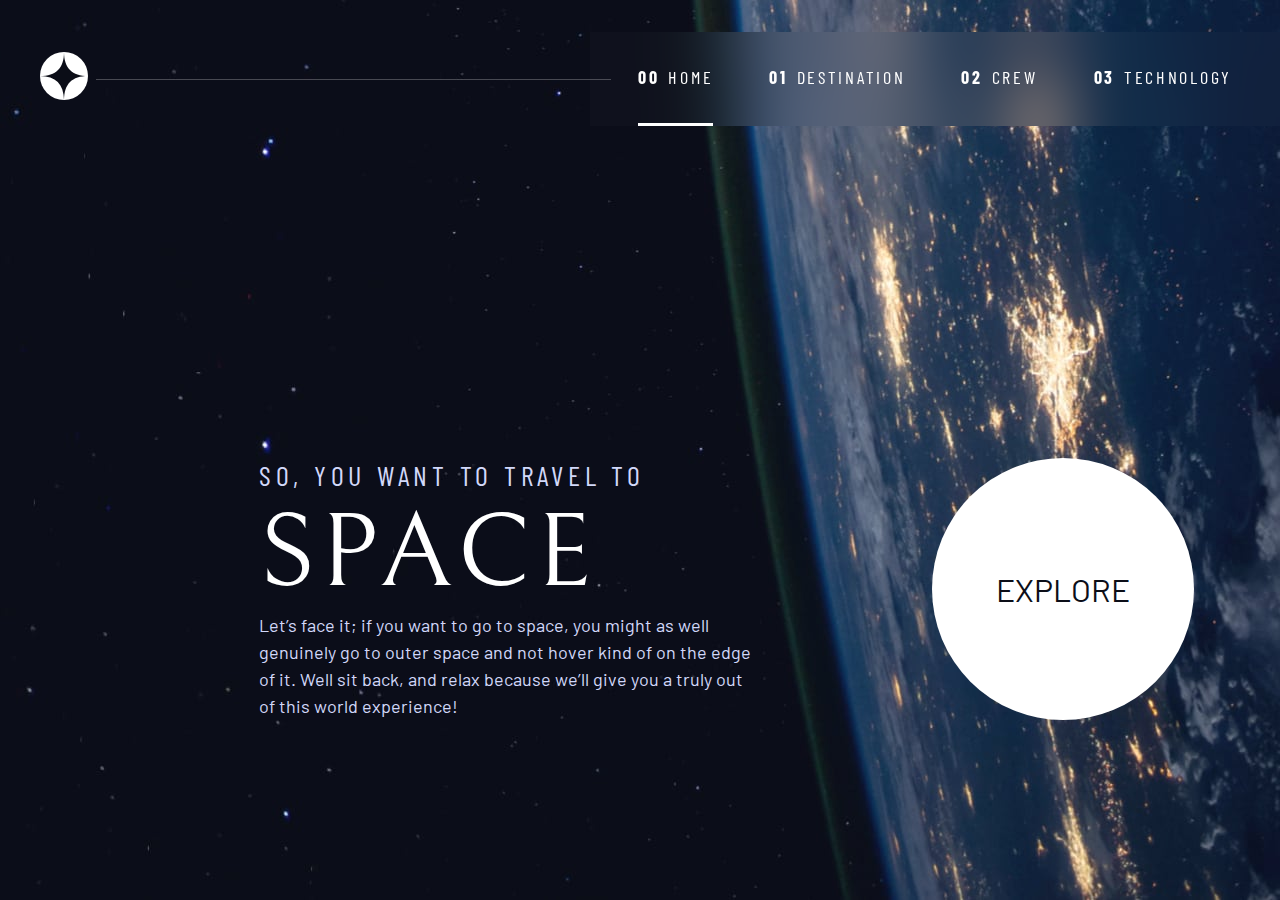
<file: index.html>
<!DOCTYPE html>
<html lang="en">
  <head>
    <meta charset="UTF-8" />
    <meta http-equiv="X-UA-Compatible" content="IE=edge" />
    <meta name="viewport" content="width=device-width, initial-scale=1.0" />
    <title>Space tourism</title>
    <!-- Google fonts -->
    <link rel="preconnect" href="https://fonts.googleapis.com" />
    <link rel="preconnect" href="https://fonts.gstatic.com" crossorigin />
    <link
      href="https://fonts.googleapis.com/css2?family=Barlow+Condensed:wght@400;700&family=Bellefair&family=Barlow:wght@400;700&display=swap"
      rel="stylesheet"
    />

    <link rel="stylesheet" href="style.css" />
  </head>
  <body class="home">
    <a href="#main" class="skip-to-content">Skip to content</a>
    <header class="primary-header flex">
      <div>
        <img src="./assets/shared/logo.svg" alt="Space Tourism logo" class="logo" />
      </div>
      <nav class="flex">
        <button
          class="mobile-nav-toggle"
          aria-expanded="false"
        >
          <span class="sr-only">Menu</span>
        </button>
        <ul
          id="primary-navigation"
          data-visible="false"
          class="primary-navigation underline-indicators ff-sans-cond flex"
        >
          <li class="active">
            <a class="uppercase text-white letter-spacing-2" href="index.html"
              ><span aria-hidden="true">00</span>home</a
            >
          </li>
          <li>
            <a
              class="uppercase text-white letter-spacing-2"
              href="destination.html"
              ><span aria-hidden="true">01</span>destination</a
            >
          </li>
          <li>
            <a class="uppercase text-white letter-spacing-2" href="crew.html"
              ><span aria-hidden="true">02</span>crew</a
            >
          </li>
          <li>
            <a
              class="uppercase text-white letter-spacing-2"
              href="technology.html"
              ><span aria-hidden="true">03</span>technology</a
            >
          </li>
        </ul>
      </nav>
    </header>

    <main id="main" class="grid-container grid-container--home">
      <div>
        <h1 class="text-accent uppercase fs-500 ff-sans-cond letter-spacing-1">
          So, you want to travel to
          <span class="d-block text-white fs-900 ff-serif">Space</span>
        </h1>
        <p>
          Let’s face it; if you want to go to space, you might as well genuinely
          go to outer space and not hover kind of on the edge of it. Well sit
          back, and relax because we’ll give you a truly out of this world
          experience!
        </p>
      </div>
      <!-- explore button -->
      <div>
        <a
          href="destination.html"
          class="large-button uppercase ff-sans-normal text-dark bg-white"
          >Explore</a
        >
      </div>
    </main>
    <script src="script.js" defer></script>
  </body>
</html>
</file>
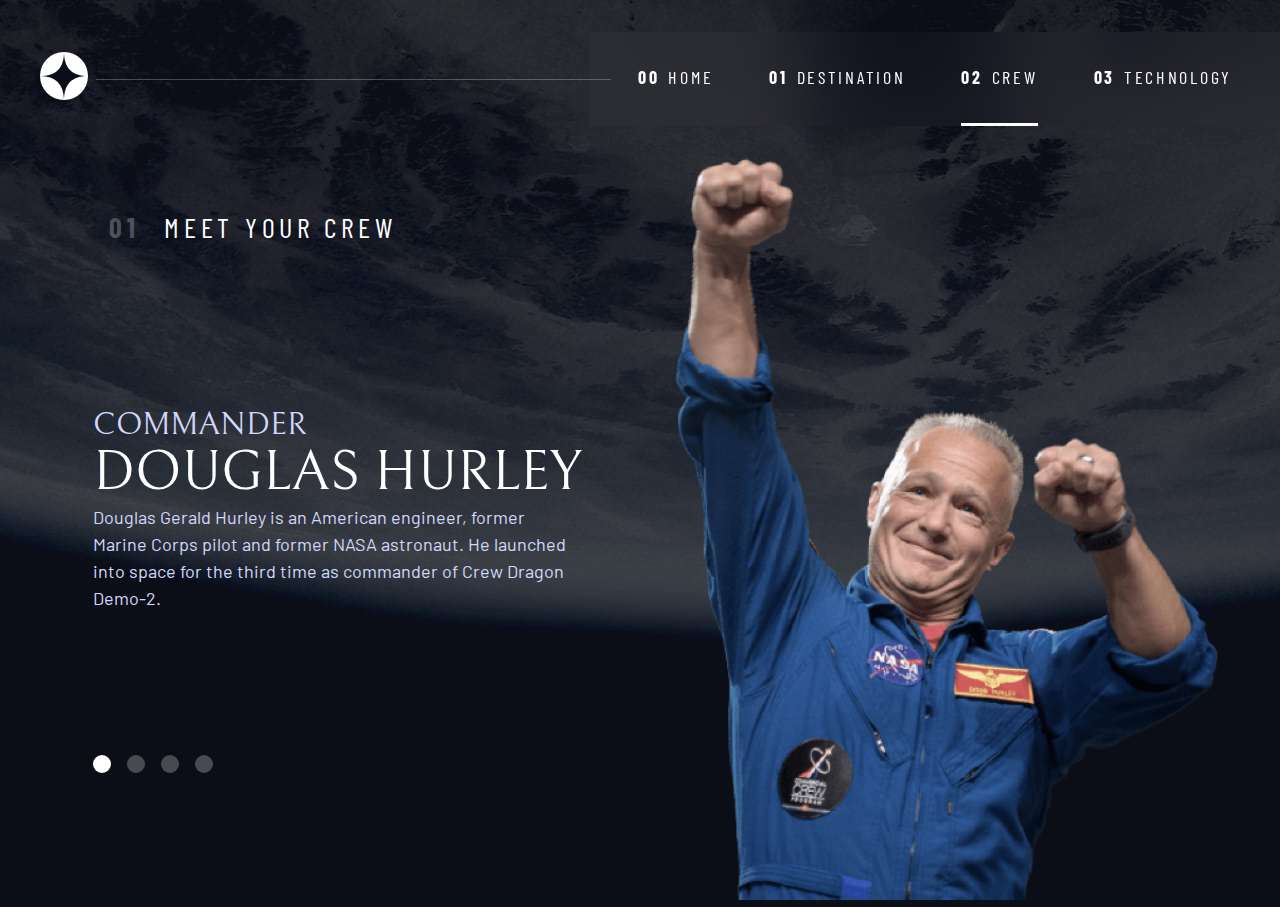
<file: crew.html>
<!DOCTYPE html>
<html lang="en">
  <head>
    <meta charset="UTF-8" />
    <meta http-equiv="X-UA-Compatible" content="IE=edge" />
    <meta name="viewport" content="width=device-width, initial-scale=1.0" />
    <title>Space tourism | Destination</title>
    <!-- Google fonts -->
    <link rel="preconnect" href="https://fonts.googleapis.com" />
    <link rel="preconnect" href="https://fonts.gstatic.com" crossorigin />
    <link
      href="https://fonts.googleapis.com/css2?family=Barlow+Condensed:wght@400;700&family=Bellefair&family=Barlow:wght@400;700&display=swap"
      rel="stylesheet"
    />

    <link rel="stylesheet" href="style.css" />
  </head>
  <body class="crew">
    <a href="#main" class="skip-to-content">Skip to content</a>
    <header class="primary-header flex">
      <div>
        <img src="./assets/shared/logo.svg" alt="Space Tourism" class="logo" />
      </div>
      <nav class="flex">
        <button
          class="mobile-nav-toggle"
          aria-expanded="false"
        >
          <span class="sr-only">Menu</span>
        </button>
        <ul
          id="primary-navigation"
          data-visible="false"
          class="primary-navigation underline-indicators ff-sans-cond flex"
        >
          <li>
            <a class="uppercase text-white letter-spacing-2" href="index.html"
              ><span aria-hidden="true">00</span>home</a
            >
          </li>
          <li>
            <a
              class="uppercase text-white letter-spacing-2"
              href="destination.html"
              ><span aria-hidden="true">01</span>destination</a
            >
          </li>
          <li class="active">
            <a class="uppercase text-white letter-spacing-2" href="crew.html"
              ><span aria-hidden="true">02</span>crew</a
            >
          </li>
          <li>
            <a
              class="uppercase text-white letter-spacing-2"
              href="technology.html"
              ><span aria-hidden="true">03</span>technology</a
            >
          </li>
        </ul>
      </nav>
    </header>

    <main id="main" class="grid-container grid-container--crew">
      <h1 class="numbered-title">
        <span aria-hidden="true">01</span> meet your crew
      </h1>
      <div class="dot-indicators flex">
        <button aria-selected="true" data-name="Douglas Hurley">
          <span class="sr-only">The Commander</span>
        </button>
        <button aria-selected="false" data-name="Mark Shuttleworth">
          <span class="sr-only">The mission specialist</span>
        </button>
        <button aria-selected="false" data-name="Victor Glover">
          <span class="sr-only">The pilot</span>
        </button>
        <button aria-selected="false" data-name="Anousheh Ansari">
          <span class="sr-only">The flight engineer</span>
        </button>
      </div>

      <article class="crew-info">
        <header>
          <h2 class="text-accent uppercase fs-600 ff-serif">Commander</h2>
          <p class="crew-name uppercase fs-700 ff-serif ">Douglas Hurley</p>
        </header>
        <p class="text-accent about-member">
          Douglas Gerald Hurley is an American engineer, former Marine Corps
          pilot and former NASA astronaut. He launched into space for the third
          time as commander of Crew Dragon Demo-2.
        </p>
      </article>

      <picture>
        <img
          src="./assets//crew/image-douglas-hurley.png"
          alt="image of Douglas Hurley"
        />
      </picture>
    </main>
    <script src="script.js" defer></script>
  </body>
</html>
</file>
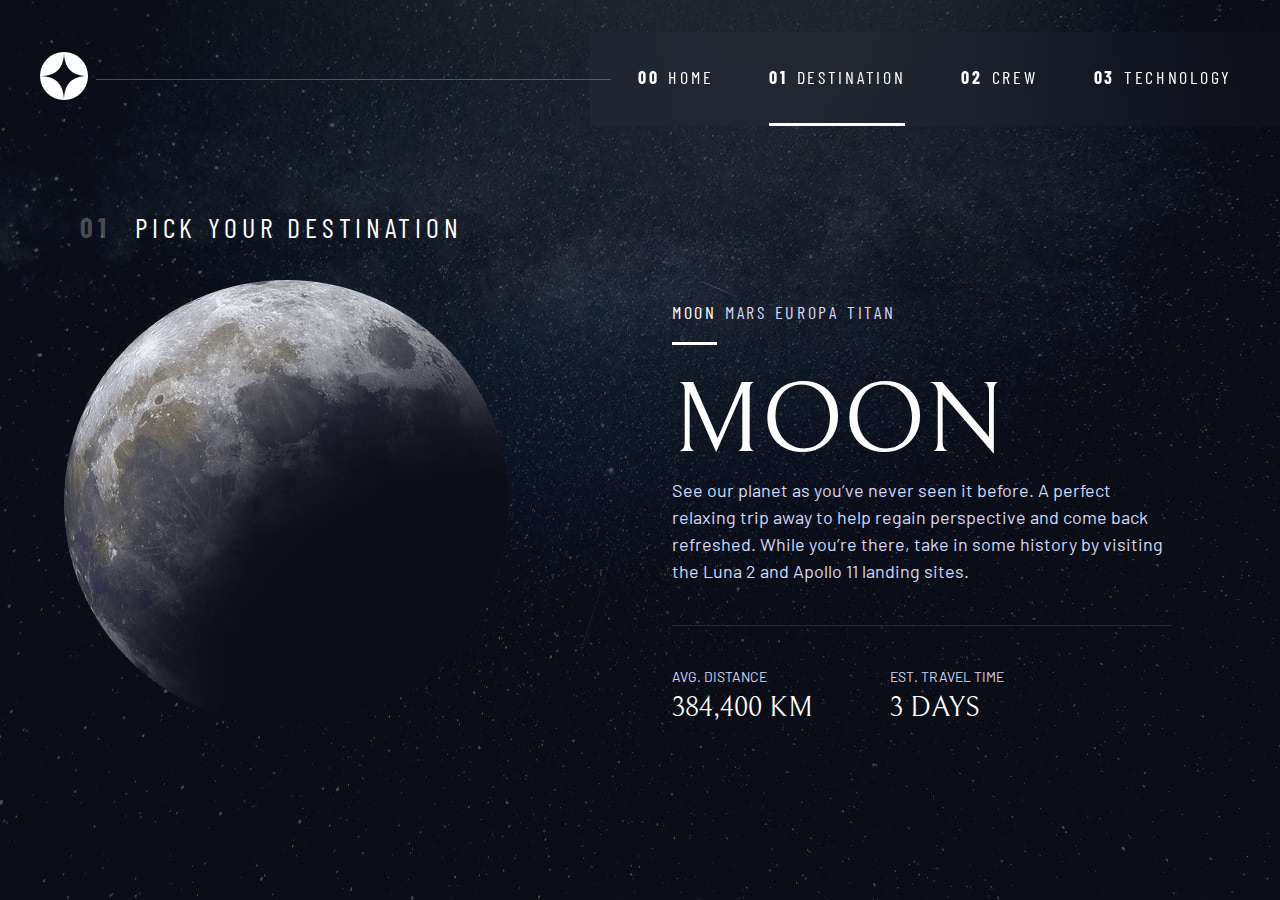
<file: destination.html>
<!DOCTYPE html>
<html lang="en">
  <head>
    <meta charset="UTF-8" />
    <meta http-equiv="X-UA-Compatible" content="IE=edge" />
    <meta name="viewport" content="width=device-width, initial-scale=1.0" />
    <title>Space tourism | Destination</title>
    <!-- Google fonts -->
    <link rel="preconnect" href="https://fonts.googleapis.com" />
    <link rel="preconnect" href="https://fonts.gstatic.com" crossorigin />
    <link
      href="https://fonts.googleapis.com/css2?family=Barlow+Condensed:wght@400;700&family=Bellefair&family=Barlow:wght@400;700&display=swap"
      rel="stylesheet"
    />

    <link rel="stylesheet" href="style.css" />
  </head>
  <body class="destinations">
    <a href="#main" class="skip-to-content">Skip to content</a>
    <header class="primary-header flex">
      <div>
        <img src="./assets/shared/logo.svg" alt="Space Tourism" class="logo" />
      </div>
      <nav class="flex">
        <button
          class="mobile-nav-toggle"
          aria-expanded="false"
        >
          <span class="sr-only">Menu</span>
        </button>
        <ul
          id="primary-navigation"
          data-visible="false"
          class="primary-navigation underline-indicators ff-sans-cond flex"
        >
          <li>
            <a class="uppercase text-white letter-spacing-2" href="index.html"
              ><span aria-hidden="true">00</span>home</a
            >
          </li>
          <li class="active">
            <a
              class="uppercase text-white letter-spacing-2"
              href="destination.html"
              ><span aria-hidden="true">01</span>destination</a
            >
          </li>
          <li>
            <a class="uppercase text-white letter-spacing-2" href="crew.html"
              ><span aria-hidden="true">02</span>crew</a
            >
          </li>
          <li>
            <a
              class="uppercase text-white letter-spacing-2"
              href="technology.html"
              ><span aria-hidden="true">03</span>technology</a
            >
          </li>
        </ul>
      </nav>
    </header>

    <main id="main" class="grid-container grid-container--destination">
      <h1 class="numbered-title">
        <span aria-hidden="true">01</span> pick your destination
      </h1>
      <picture>
        <img
          src="./assets/destination/image-moon.png"
          alt="image of the moon"
        />
      </picture>

      <!-- tab list -->
      <div class="tab-list underline-indicators flex">
        <button
          aria-selected="true"
          data-name="Moon"
          class="uppercase ff-sans-cond text-accent letter-spacing-2"
        >
          Moon
        </button>
        <button
          aria-selected="false"
          data-name="Mars"
          class="uppercase ff-sans-cond text-accent letter-spacing-2"
        >
          Mars
        </button>
        <button
          aria-selected="false"
          data-name="Europa"
          class="uppercase ff-sans-cond text-accent letter-spacing-2"
        >
          Europa
        </button>
        <button
          aria-selected="false"
          data-name="Titan"
          class="uppercase ff-sans-cond text-accent letter-spacing-2"
        >
          Titan
        </button>
      </div>
      <article class="destination-info">
        <h2 class="uppercase fs-800 ff-serif">Moon</h2>
        <p>
          See our planet as you’ve never seen it before. A perfect relaxing trip
          away to help regain perspective and come back refreshed. While you’re
          there, take in some history by visiting the Luna 2 and Apollo 11
          landing sites.
        </p>
        <div class="destination-meta flex">
          <div>
            <h3 class="text-accent uppercase fs-200">Avg. distance</h3>

            <p class="uppercase ff-serif">384,400 km</p>
          </div>
          <div>
            <h3 class="text-accent uppercase fs-200">Est. travel time</h3>
            <p class="uppercase ff-serif">3 days</p>
          </div>
        </div>
      </article>
    </main>
    <script src="script.js" defer></script>
  </body>
</html>
</file>
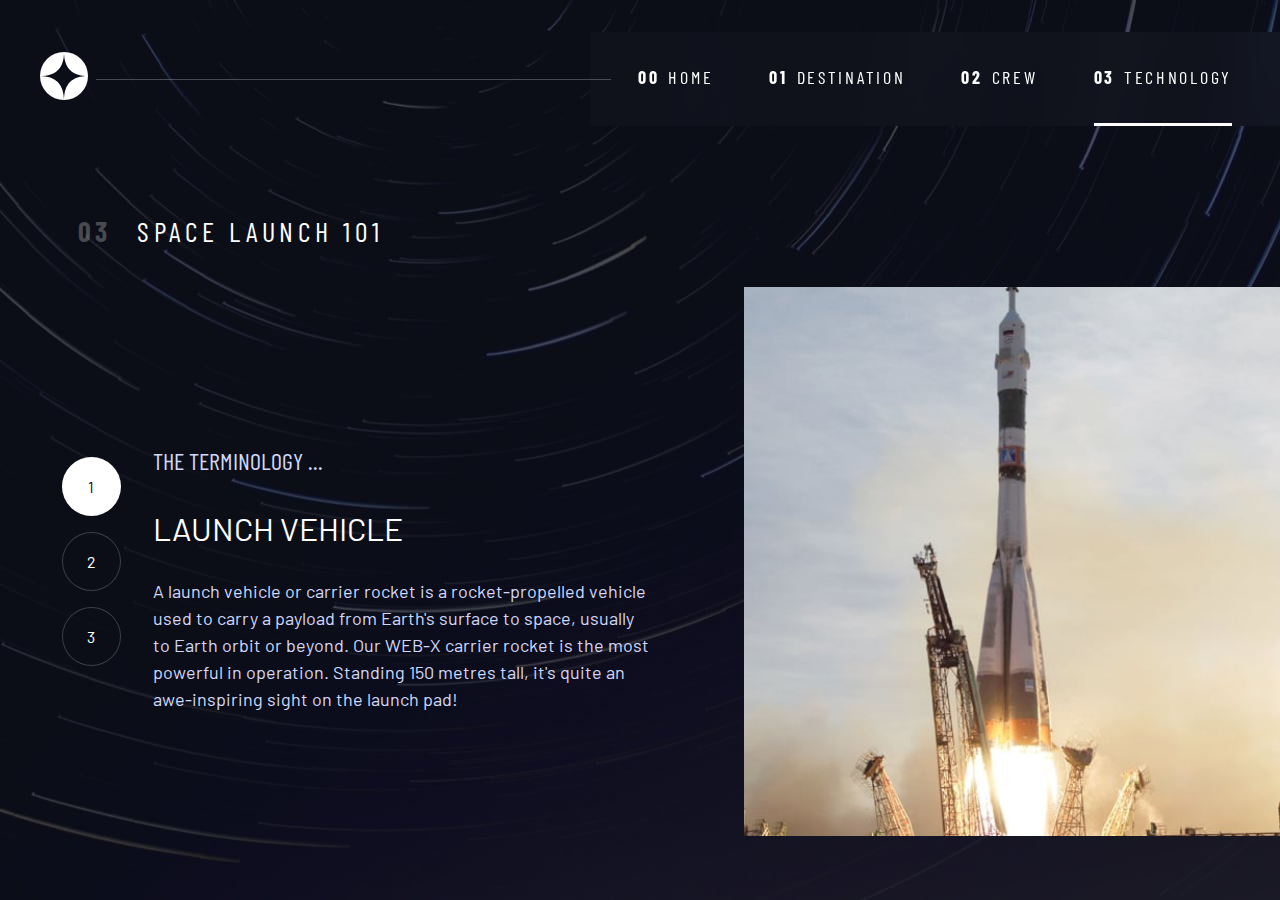
<file: technology.html>
<!DOCTYPE html>
<html lang="en">
  <head>
    <meta charset="UTF-8" />
    <meta http-equiv="X-UA-Compatible" content="IE=edge" />
    <meta name="viewport" content="width=device-width, initial-scale=1.0" />
    <title>Space tourism | Destination</title>
    <!-- Google fonts -->
    <link rel="preconnect" href="https://fonts.googleapis.com" />
    <link rel="preconnect" href="https://fonts.gstatic.com" crossorigin />
    <link
      href="https://fonts.googleapis.com/css2?family=Barlow+Condensed:wght@400;700&family=Bellefair&family=Barlow:wght@400;700&display=swap"
      rel="stylesheet"
    />

    <link rel="stylesheet" href="style.css" />
  </head>
  <body class="technology">
    <a href="#main" class="skip-to-content">Skip to content</a>
    <header class="primary-header flex">
      <div>
        <img src="./assets/shared/logo.svg" alt="Space Tourism" class="logo" />
      </div>
      <nav class="flex">
        <button
          class="mobile-nav-toggle"
          aria-control="primary-navigation"
          aria-expanded="false"
        >
          <span class="sr-only">Menu</span>
        </button>
        <ul
          id="primary-navigation"
          data-visible="false"
          class="primary-navigation underline-indicators ff-sans-cond flex"
        >
          <li>
            <a class="uppercase text-white letter-spacing-2" href="index.html"
              ><span aria-hidden="true">00</span>home</a
            >
          </li>
          <li>
            <a
              class="uppercase text-white letter-spacing-2"
              href="destination.html"
              ><span aria-hidden="true">01</span>destination</a
            >
          </li>
          <li>
            <a class="uppercase text-white letter-spacing-2" href="crew.html"
              ><span aria-hidden="true">02</span>crew</a
            >
          </li>
          <li class="active">
            <a
              class="uppercase text-white letter-spacing-2"
              href="technology.html"
              ><span aria-hidden="true">03</span>technology</a
            >
          </li>
        </ul>
      </nav>
    </header>

    <main id="main" class="grid-container grid-container--technology">
      <h1 class="numbered-title">
        <span aria-hidden="true">03</span> space launch 101
      </h1>
      <picture>
        <source
          media="(min-width:45rem)"
          srcset="./assets/technology/image-launch-vehicle-portrait.jpg"
        />
        <img
          src="./assets/technology/image-launch-vehicle-landscape.jpg"
          alt="image of launch vehicle"
        />
      </picture>
      <div class="number-indicators flex">
        <button aria-selected="true" data-name="Launch vehicle">1</button>
        <button aria-selected="false" data-name="Spaceport">2</button>
        <button aria-selected="false" data-name="Space capsule">3</button>
      </div>

      <article class="technology-info">
        <h2 class="text-accent uppercase fs-500 ff-sans-cond">
          the terminology ...
        </h2>
        <p class="uppercase fs-600 ff-sans-normal">launch vehicle</p>

        <p>
          A launch vehicle or carrier rocket is a rocket-propelled vehicle used
          to carry a payload from Earth's surface to space, usually to Earth
          orbit or beyond. Our WEB-X carrier rocket is the most powerful in
          operation. Standing 150 metres tall, it's quite an awe-inspiring sight
          on the launch pad!
        </p>
      </article>
    </main>
    <script src="script.js" defer></script>
  </body>
</html>
</file>
<file: style.css>
/* ------------------- */
/* Custom properties   */
/* ------------------- */

:root {
  /* colors */
  --clr-dark: 230 35% 7%;
  --clr-light: 231 77% 90%;
  --clr-white: 0 0% 100%;

  /* font-sizes */
  --fs-900: clamp(5rem, 7vw + 1rem, 9.375rem);
  --fs-800: 6.25rem;
  --fs-700: 3.5rem;
  --fs-600: 2rem;
  --fs-500: 1rem;
  --fs-400: 1.125rem;
  --fs-300: 1rem;
  --fs-200: 0.875rem;

  /* font-families */
  --ff-serif: "Bellefair", serif;
  --ff-sans-cond: "Barlow Condensed", sans-serif;
  --ff-sans-normal: "Barlow", sans-serif;
}

@media (min-width: 35em) {
  :root {
    --fs-800: 5rem;
    --fs-700: 2.5rem;
    --fs-600: 1.5rem;
    --fs-500: 1.25rem;
    --fs-400: 1rem;
  }
}

@media (min-width: 45em) {
  :root {
    --fs-800: 6.25rem;
    --fs-700: 3.5rem;
    --fs-600: 2rem;
    --fs-500: 1.75rem;
    --fs-400: 1.125rem;
  }
}

/* ------------------- */
/* Reset               */
/* ------------------- */

/* https://piccalil.li/blog/a-modern-css-reset/ */

/* Box sizing */
*,
*::before,
*::after {
  box-sizing: border-box;
}

/* Reset margins */
body,
h1,
h2,
h3,
h4,
h5,
p,
figure,
picture {
  margin: 0;
}

h1,
h2,
h3,
h4,
h5,
h6,
p {
  font-weight: 400;
}

/* set up the body */
html {
  overflow-x: hidden;
}

body {
  font-family: var(--ff-sans-normal);
  font-size: var(--fs-400);
  color: hsl(var(--clr-white));
  background-color: hsl(var(--clr-dark));
  line-height: 1.5;
  min-height: 100vh;

  display: grid;
  grid-template-rows: min-content 1fr;

  overflow-x: hidden;
}

/* make images easier to work with */
img,
picture {
  max-width: 100%;
  display: inline;
}

/* make form elements easier to work with */
input,
button,
textarea,
select {
  font: inherit;
}

/* remove animations for people who've turned them off */
@media (prefers-reduced-motion: reduce) {

  *,
  *::before,
  *::after {
    animation-duration: 0.01ms !important;
    animation-iteration-count: 1 !important;
    transition-duration: 0.01ms !important;
    scroll-behavior: auto !important;
  }
}

/* ------------------- */
/* Utility classes     */
/* ------------------- */

/* general */

.flex {
  display: flex;
  gap: var(--gap, 1rem);
}

.grid {
  display: grid;
  gap: var(--gap, 1rem);
}

.d-block {
  display: block;
}

.flow>*:where(:not(:first-child)) {
  margin-top: var(--flow-space, 1rem);
}

.container {
  padding-inline: 2em;
  margin-inline: auto;
  max-width: 80rem;
}

.sr-only {
  position: absolute;
  width: 1px;
  height: 1px;
  padding: 0;
  margin: -1px;
  overflow: hidden;
  clip: rect(0, 0, 0, 0);
  white-space: nowrap;
  /* added line */
  border: 0;
}

.skip-to-content {
  position: absolute;
  padding: 1rem;
  text-decoration: none;
  background: hsl(var(--clr-white));
  color: hsl(var(--clr-dark));
  transform: translateY(-101%);
  transition: transform 200ms ease-in-out;
}

.skip-to-content:focus {
  transform: translateY(0);
}

/* colors */

.bg-dark {
  background-color: hsl(var(--clr-dark));
}

.bg-accent {
  background-color: hsl(var(--clr-light));
}

.bg-white {
  background-color: hsl(var(--clr-white));
}

.text-dark {
  color: hsl(var(--clr-dark));
}

.text-accent {
  color: hsl(var(--clr-light));
}

.text-white {
  color: hsl(var(--clr-white));
}

/* typography */

.ff-serif {
  font-family: var(--ff-serif);
}

.ff-sans-cond {
  font-family: var(--ff-sans-cond);
}

.ff-sans-normal {
  font-family: var(--ff-sans-normal);
}

.letter-spacing-1 {
  letter-spacing: 4.75px;
}

.letter-spacing-2 {
  letter-spacing: 2.7px;
}

.letter-spacing-3 {
  letter-spacing: 2.35px;
}

.uppercase {
  text-transform: uppercase;
}

.fs-900 {
  font-size: var(--fs-900);
}

.fs-800 {
  font-size: var(--fs-800);
}

.fs-700 {
  font-size: var(--fs-700);
}

.fs-600 {
  font-size: var(--fs-600);
}

.fs-500 {
  font-size: var(--fs-500);
}

.fs-400 {
  font-size: var(--fs-400);
}

.fs-300 {
  font-size: var(--fs-300);
}

.fs-200 {
  font-size: var(--fs-200);
}

.fs-900,
.fs-800,
.fs-700,
.fs-600 {
  line-height: 1.1;
}

.fit-pos-left {
  object-position: left;
}

.fit-pos-right {
  object-position: right;
}

.fit-pos-center {
  object-position: center;
}

.numbered-title {
  font-family: var(--ff-sans-cond);
  font-size: var(--fs-500);
  text-transform: uppercase;
  letter-spacing: 4.72px;
  padding: 1rem;
}

.numbered-title span {
  margin-right: 0.5em;
  font-weight: 700;
  color: hsl(var(--clr-white) / 0.25);
}

/* ------------------- */
/* Compontents         */
/* ------------------- */

.large-button {
  font-size: 2rem;
  position: relative;
  z-index: 1;
  display: inline-grid;
  place-items: center;
  padding: 0 2em;
  border-radius: 50%;
  aspect-ratio: 1;
  text-decoration: none;
}

.large-button::after {
  content: "";
  position: absolute;
  z-index: -1;
  width: 100%;
  height: 100%;
  background: hsl(var(--clr-white) / 0.1);
  border-radius: 50%;
  opacity: 0;
  transition: opacity 500ms linear, transform 750ms ease-in-out;
}

.large-button:hover::after,
.large-button:focus::after {
  opacity: 1;
  transform: scale(1.5);
}

/*      Primary header      */

.primary-header {
  /* --gap: clamp(2rem, 5vw, 2.5rem); */
  justify-content: space-between;
  align-items: center;
}

.logo {
  margin: 1.5rem clamp(1.5rem, 5vw, 2.5rem);
}

.primary-navigation {
  --gap: clamp(1.5rem, 5vw, 3.5rem);
  --underline-gap: 2rem;
  list-style: none;
  padding: 0;
  margin: 0;
  background-color: hsl(var(--clr-dark) / 0.8);
}

.primary-navigation a {
  text-decoration: none;
}

.primary-navigation a>span {
  font-weight: 700;
  margin-right: 0.5em;
}

.primary-navigation[data-visible="true"] {
  transform: translateX(0);
}

.mobile-nav-toggle {
  display: none;
}

@supports (backdrop-filter: blur(2rem)) {
  .primary-navigation {
    background-color: hsl(var(--clr-white) / 0.02);
    backdrop-filter: blur(2rem);
  }
}

@media (max-width: 35rem) {
  .primary-navigation {
    --gap: 2rem;
    --underline-gap: 0;
    position: fixed;
    z-index: 100;
    inset: 0 0 0 20%;
    list-style: none;
    padding: min(20rem, 15vh) 0;
    margin: 0;
    flex-direction: column;
    transform: translateX(100%);
    transition: transform 200ms ease-in-out;
  }

  .mobile-nav-toggle {
    display: block;
    z-index: 200;
    position: absolute;
    top: 5%;
    right: 5%;
    background: none;
    border: none;
    background-image: url(./assets/shared/icon-hamburger.svg);
    background-repeat: no-repeat;
    background-position: center;
    width: 1.5rem;
    aspect-ratio: 1;
    transition: background 200ms ease-in-out;
  }
}

@media (min-width: 35rem) {
  .primary-navigation {
    padding-inline: 3rem;
  }
}

@media (min-width: 35rem) and (max-width: 45rem) {
  .primary-navigation a>span {
    display: none;
  }
}

@media (min-width: 45.999rem) {
  .primary-header::after {
    content: "";
    display: block;
    position: relative;
    width: 100%;
    height: 1px;
    margin-right: -2.3rem;
    background-color: hsl(var(--clr-white) / 0.25);
    order: 1;
  }

  nav {
    order: 2;
  }

  .primary-navigation {
    margin-block: 2rem;
  }
}

.underline-indicators>* {
  cursor: pointer;
  padding: var(--underline-gap, 1rem) 0;
  border: 0;
  border-bottom: 0.2rem solid hsl(var(--clr-white) / 0);
}

@media (max-width: 35rem) {
  .underline-indicators>* {
    padding: 2rem 0;
    border: none;
    border-bottom: 0.2rem solid hsl(var(--clr-white) / 0);
  }

  .primary-navigation>* {
    padding: 0 2rem;
    border: none;
    border-right: 0.2rem solid hsl(var(--clr-white) / 0);
  }
}

.underline-indicators>*:hover,
.underline-indicators>*:focus {
  border-color: hsl(var(--clr-white) / 0.5);
}

.underline-indicators>.active,
.underline-indicators>[aria-selected="true"] {
  color: hsl(var(--clr-white) / 1);
  border-color: hsl(var(--clr-white) / 1);
}

.tab-list {
  --gap: 0.5rem;
}

.tab-list>* {
  background-color: transparent;
}

.dot-indicators>* {
  cursor: pointer;
  border: 0;
  border-radius: 50%;
  padding: 0.5em;
  background-color: hsl(var(--clr-white) / 0.25);
}

.dot-indicators>*:hover,
.dot-indicators>*:focus {
  background-color: hsl(var(--clr-white) / 0.5);
}

.dot-indicators>[aria-selected="true"] {
  background-color: hsl(var(--clr-white) / 1);
}

.number-indicators>* {
  font-size: var(--fs-300);
  cursor: pointer;
  border: 0;
  color: hsl(var(--clr-white));
  padding: 0 1.5em;
  border-radius: 50%;
  border: 1px solid hsl(var(--clr-white) / 0.2);
  aspect-ratio: 1;
  background-color: hsl(var(--clr-dark) / 0.25);
}

.number-indicators>*:hover,
.number-indicators>*:focus {
  background-color: hsl(var(--clr-white) / 0.5);
  color: hsl(var(--clr-dark));
}

.number-indicators>[aria-selected="true"] {
  background-color: hsl(var(--clr-white) / 1);
  color: hsl(var(--clr-dark));
}

/* ------------------- */
/* Layout              */
/* ------------------- */

.grid-container {
  display: grid;
  text-align: center;
  /* padding-inline: 1rem; */
  place-items: center;
  padding-bottom: 4rem;
  row-gap: min(1rem, 2rem);
}

.grid-container p:not([class]) {
  max-width: 50ch;
  color: hsl(var(--clr-light));
}

.numbered-title {
  grid-area: title;
}

/* destination layout */
.grid-container--destination {
  grid-template-areas:
    "title"
    "image"
    "tabs"
    "content";
}

.grid-container--destination picture,
.grid-container--crew picture {
  grid-area: image;
  max-width: 60%;
}

.grid-container--destination .tab-list {
  grid-area: tabs;
}

.grid-container--destination .destination-info {
  grid-area: content;
}

.destination-meta {
  flex-direction: column;
  border-top: 1px solid hsl(var(--clr-white) / 0.1);
  margin-top: 2.5rem;
  padding-top: 2.5rem;
}

.destination-meta p {
  font-size: 1.75rem;
}

/* Crew layout */

.grid-container--crew {
  grid-template-areas:
    "title"
    "image"
    "tabs"
    "content";
  padding-inline: 1rem;
  place-items: center;
}

.crew-info>h2 {
  color: hsl(var(--clr-white) / 0.5);
}

.grid-container--crew>picture {
  grid-area: image;
  height: 100%;
}

.grid-container--crew>.dot-indicators {
  grid-area: tabs;
  justify-self: center;
}

.grid-container--crew>.crew-info {
  grid-area: content;
}

/* Technology layout */

.grid-container--technology {
  padding-inline: 0;
  grid-template-areas:
    "title"
    "image"
    "tabs"
    "content";
}

.grid-container--technology>picture {
  grid-area: image;
  max-width: 100%;
  height: 100%;
}

.grid-container--technology>.number-indicators {
  grid-area: tabs;
}

.grid-container--technology>.technology-info {
  grid-area: content;
}

.grid-container--technology>.technology-info>* {
  padding-top: 2rem;
}

.technology-info>h2 {
  font-size: 1.5rem;
}

.technology-info>p {
  padding-inline: min(1rem, 2rem);
}

@media (min-width: 45em) {
  .numbered-title {
    justify-self: start;
    margin-top: 2rem;
  }

  .destination-meta {
    flex-direction: row;
    justify-content: space-around;
  }


}

@media (min-width: 45em) {
  .grid-container {
    text-align: left;
    column-gap: var(--container-gap, 2rem);
    grid-template-columns: minmax(rem, 1fr) repeat(2, minmax(0, 30rem)) minmax(rem,
        1fr);
  }

  .grid-container--home {
    padding-bottom: max(6rem, 20vh);
    align-items: end;
  }

  .grid-container--home>*:first-child {
    grid-column: 2;
  }

  .grid-container--home>*:last-child {
    grid-column: 3;
  }

  .grid-container--destination {
    justify-items: start;
    align-content: start;
    grid-template-areas:
      ". title title ."
      ". image tabs ."
      ". image content .";
    grid-template-columns: minmax(0, 2rem) 1fr 1fr;
  }

  .grid-container--destination>picture {
    max-width: 100%;
  }

  .destination-meta {
    --gap: min(6vw, 6rem);
    justify-content: start;
  }

  @media (min-width: 946px) {
    .grid-container--crew {
      --gap-row: 10rem;
      padding: 0;
      place-items: start;
      grid-template-areas:
        ". title image"
        ". content image"
        ". tabs image";
    }
  }

  .grid-container--crew .about-member {
    width: min(30rem, 40rem);
  }

  .grid-container--crew>.dot-indicators {
    justify-self: start;
  }

  .grid-container--crew>picture {
    align-self: end;
    justify-content: end;
    min-width: 100%;

  }

  .grid-container--crew>picture img {
    object-fit: cover;
    height: 100%;
  }

  .grid-container--technology {
    grid-template-areas:
      ". title title title"
      ". tabs content image"
      ". tabs content image";
      grid-template-columns: auto min-content auto auto;
}
  .grid-container--technology>.number-indicators {
  }
  
  .grid-container--technology>.technology-info {
    justify-self: start;
  }
  
  .grid-container--technology>.number-indicators {
    flex-direction: column;
    justify-self: end;
  }

  .grid-container--technology>picture {
    justify-self: end;
  }
  .grid-container--technology>picture img {
    object-fit: cover;
    object-position: center;
    height: 100%;
  }
  .technology-info>p {
    padding-inline: 0;
  }

  @media (max-width: 946px) {
    .crew-name {
      /* max-width: 10ch; */
    }

    .grid-container--crew {
      text-align: center;
    }

    .grid-container--crew>.dot-indicators {
      justify-self: center;
    }

    .numbered-title {
      justify-self: normal;
    }
    .grid-container--crew .about-member {
      margin-inline: auto;
    }
  }
}

.grid-container--home {
  padding-inline: 1rem;
}

/* ------------------------------- */
/* Page specifics --BACKGROUND     */
/* ------------------------------- */

body {
  background-size: cover;
  background-position: bottom center;
}

.home {
  background-image: url(./assets/home/background-home-mobile.jpg);
}

.destinations {
  background-image: url(./assets/destination/background-destination-mobile.jpg);
}

.crew {
  background-image: url(./assets/crew/background-crew-mobile.jpg);
}

.technology {
  background-image: url(./assets/technology/background-technology-mobile.jpg);
}

@media (min-width: 35rem) {
  .home {
    background-position: center center;
    background-image: url(./assets/home/background-home-tablet.jpg);
  }

  .destinations {
    background-image: url(./assets/destination/background-destination-tablet.jpg);
  }

  .crew {
    background-image: url(./assets/crew/background-crew-tablet.jpg);
  }

  .technology {
    background-image: url(./assets/technology/background-technology-tablet.jpg);
  }
}

@media (min-width: 45rem) {
  .home {
    background-image: url(./assets/home/background-home-desktop.jpg);
  }

  .destinations {
    background-image: url(./assets/destination/background-destination-desktop.jpg);
  }

  .crew {
    background-image: url(./assets/crew/background-crew-desktop.jpg);
  }

  .technology {
    background-image: url(./assets/technology/background-technology-desktop.jpg);
  }
}

/*     -----------------------------------     */
</file>
